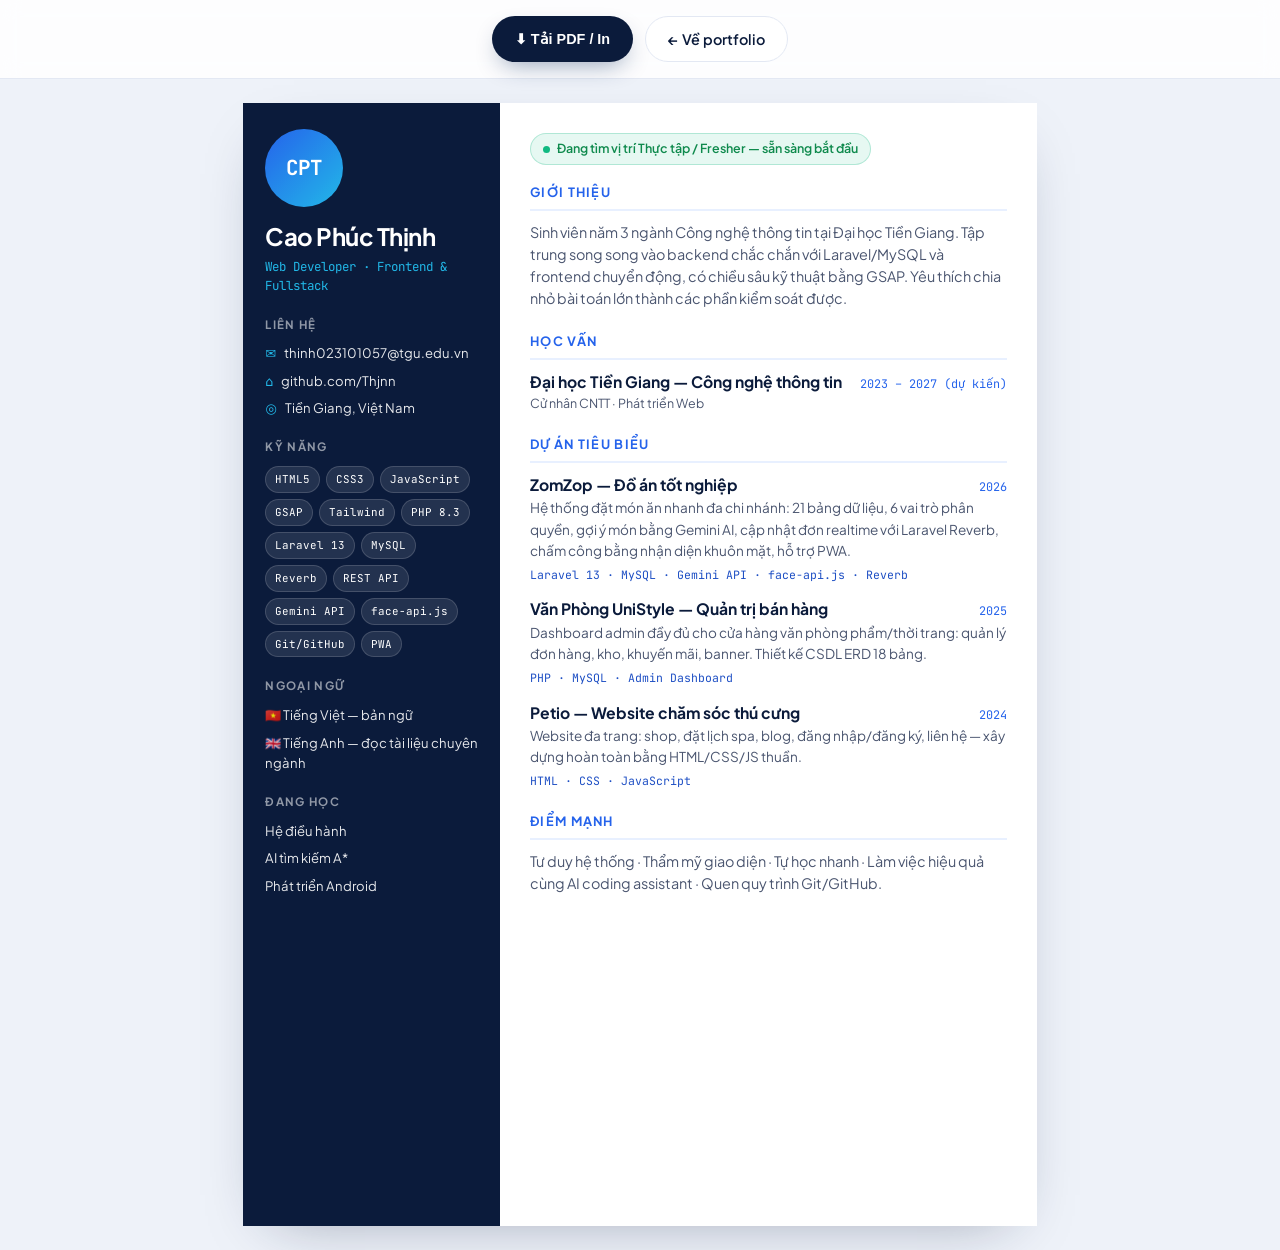
<file: cv.html>
<!doctype html>
<html lang="vi">
  <head>
    <meta charset="UTF-8" />
    <meta name="viewport" content="width=device-width, initial-scale=1.0" />
    <title>CV — Cao Phúc Thịnh</title>
    <link rel="preconnect" href="https://fonts.googleapis.com" />
    <link rel="preconnect" href="https://fonts.gstatic.com" crossorigin />
    <link
      href="https://fonts.googleapis.com/css2?family=Plus+Jakarta+Sans:wght@400;500;600;700;800&family=JetBrains+Mono:wght@400;500&display=swap"
      rel="stylesheet"
    />
    <style>
      :root {
        --navy: #0b1b3b;
        --blue-600: #2563eb;
        --blue-700: #1e4fc4;
        --blue-100: #e8f0ff;
        --cyan: #22b8e8;
        --ink: #101729;
        --ink-soft: #4b5670;
        --border: #e3e8f3;
        --font: "Plus Jakarta Sans", system-ui, sans-serif;
        --mono: "JetBrains Mono", monospace;
      }
      * {
        margin: 0;
        padding: 0;
        box-sizing: border-box;
      }
      body {
        font-family: var(--font);
        color: var(--ink);
        background: #eef2f9;
        line-height: 1.55;
        -webkit-font-smoothing: antialiased;
      }

      /* Toolbar (ẩn khi in) */
      .toolbar {
        position: sticky;
        top: 0;
        z-index: 10;
        display: flex;
        justify-content: center;
        gap: 12px;
        padding: 16px;
        background: rgba(255, 255, 255, 0.85);
        backdrop-filter: blur(10px);
        border-bottom: 1px solid var(--border);
      }
      .tbtn {
        display: inline-flex;
        align-items: center;
        gap: 8px;
        padding: 11px 22px;
        border-radius: 999px;
        font-weight: 600;
        font-size: 0.9rem;
        cursor: pointer;
        border: 1.5px solid transparent;
        text-decoration: none;
        transition: transform 0.25s, box-shadow 0.25s;
      }
      .tbtn-primary {
        background: var(--navy);
        color: #fff;
        box-shadow: 0 10px 24px -8px rgba(15, 42, 94, 0.45);
      }
      .tbtn-primary:hover {
        transform: translateY(-2px);
      }
      .tbtn-ghost {
        border-color: var(--border);
        color: var(--navy);
        background: #fff;
      }

      /* Trang A4 */
      .page {
        width: 210mm;
        min-height: 297mm;
        margin: 24px auto;
        background: #fff;
        display: grid;
        grid-template-columns: 68mm 1fr;
        box-shadow: 0 20px 60px -30px rgba(15, 27, 59, 0.4);
        overflow: hidden;
      }

      /* Sidebar */
      .side {
        background: var(--navy);
        color: #fff;
        padding: 26px 22px;
      }
      .side .avatar {
        width: 78px;
        height: 78px;
        border-radius: 50%;
        display: flex;
        align-items: center;
        justify-content: center;
        font-family: var(--mono);
        font-weight: 700;
        font-size: 1.3rem;
        background: linear-gradient(135deg, var(--blue-600), var(--cyan));
        margin-bottom: 16px;
      }
      .side h1 {
        font-size: 1.5rem;
        letter-spacing: -0.02em;
        line-height: 1.15;
      }
      .side .role {
        font-family: var(--mono);
        font-size: 0.78rem;
        color: var(--cyan);
        margin: 6px 0 18px;
      }
      .side-block {
        margin-top: 20px;
      }
      .side-block h2 {
        font-size: 0.72rem;
        text-transform: uppercase;
        letter-spacing: 0.12em;
        color: rgba(255, 255, 255, 0.55);
        margin-bottom: 10px;
      }
      .side-block a,
      .side-block p,
      .side-block li {
        font-size: 0.82rem;
        color: rgba(255, 255, 255, 0.9);
        text-decoration: none;
        word-break: break-word;
      }
      .contact-list li {
        display: flex;
        gap: 8px;
        margin-bottom: 8px;
      }
      .contact-list .ic {
        color: var(--cyan);
      }
      .chips {
        display: flex;
        flex-wrap: wrap;
        gap: 6px;
      }
      .chips span {
        font-family: var(--mono);
        font-size: 0.68rem;
        padding: 4px 9px;
        border-radius: 999px;
        background: rgba(255, 255, 255, 0.1);
        border: 1px solid rgba(255, 255, 255, 0.15);
      }
      .side-block ul {
        list-style: none;
      }
      .side-block ul li {
        margin-bottom: 7px;
      }

      /* Main */
      .main {
        padding: 30px 30px;
      }
      .status {
        display: inline-flex;
        align-items: center;
        gap: 7px;
        font-size: 0.78rem;
        font-weight: 600;
        color: #0f8a4d;
        background: rgba(16, 185, 129, 0.1);
        border: 1px solid rgba(16, 185, 129, 0.25);
        padding: 5px 12px;
        border-radius: 999px;
        margin-bottom: 18px;
      }
      .status i {
        width: 7px;
        height: 7px;
        border-radius: 50%;
        background: #10b981;
      }
      .main-block {
        margin-bottom: 22px;
      }
      .main-block > h2 {
        font-size: 0.8rem;
        text-transform: uppercase;
        letter-spacing: 0.1em;
        color: var(--blue-600);
        margin-bottom: 10px;
        padding-bottom: 6px;
        border-bottom: 2px solid var(--blue-100);
      }
      .summary {
        font-size: 0.9rem;
        color: var(--ink-soft);
      }
      .entry {
        margin-bottom: 14px;
      }
      .entry-head {
        display: flex;
        justify-content: space-between;
        align-items: baseline;
        gap: 12px;
      }
      .entry-head h3 {
        font-size: 0.98rem;
        color: var(--navy);
      }
      .entry-head .date {
        font-family: var(--mono);
        font-size: 0.74rem;
        color: var(--blue-600);
        white-space: nowrap;
      }
      .entry .meta {
        font-size: 0.78rem;
        color: var(--ink-soft);
        margin-bottom: 4px;
      }
      .entry p {
        font-size: 0.85rem;
        color: var(--ink-soft);
      }
      .entry .tags {
        margin-top: 5px;
        font-family: var(--mono);
        font-size: 0.72rem;
        color: var(--blue-700);
      }

      @media (max-width: 800px) {
        .page {
          width: 100%;
          grid-template-columns: 1fr;
          margin: 12px auto;
        }
      }

      /* IN / PDF */
      @media print {
        @page {
          size: A4;
          margin: 0;
        }
        body {
          background: #fff;
        }
        .toolbar {
          display: none;
        }
        .page {
          margin: 0;
          box-shadow: none;
          width: 210mm;
        }
        * {
          -webkit-print-color-adjust: exact;
          print-color-adjust: exact;
        }
      }
    </style>
  </head>
  <body>
    <div class="toolbar">
      <button class="tbtn tbtn-primary" onclick="window.print()">
        ⬇ Tải PDF / In
      </button>
      <a class="tbtn tbtn-ghost" href="index.html">← Về portfolio</a>
    </div>

    <div class="page">
      <!-- SIDEBAR -->
      <aside class="side">
        <div class="avatar">CPT</div>
        <h1>Cao Phúc Thịnh</h1>
        <p class="role">Web Developer · Frontend & Fullstack</p>

        <div class="side-block">
          <h2>Liên hệ</h2>
          <ul class="contact-list">
            <li><span class="ic">✉</span> thinh023101057@tgu.edu.vn</li>
            <li><span class="ic">⌂</span> github.com/Thjnn</li>
            <li><span class="ic">◎</span> Tiền Giang, Việt Nam</li>
          </ul>
        </div>

        <div class="side-block">
          <h2>Kỹ năng</h2>
          <div class="chips">
            <span>HTML5</span><span>CSS3</span><span>JavaScript</span>
            <span>GSAP</span><span>Tailwind</span><span>PHP 8.3</span>
            <span>Laravel 13</span><span>MySQL</span><span>Reverb</span>
            <span>REST API</span><span>Gemini API</span><span>face-api.js</span>
            <span>Git/GitHub</span><span>PWA</span>
          </div>
        </div>

        <div class="side-block">
          <h2>Ngoại ngữ</h2>
          <ul>
            <li>🇻🇳 Tiếng Việt — bản ngữ</li>
            <li>🇬🇧 Tiếng Anh — đọc tài liệu chuyên ngành</li>
          </ul>
        </div>

        <div class="side-block">
          <h2>Đang học</h2>
          <ul>
            <li>Hệ điều hành</li>
            <li>AI tìm kiếm A*</li>
            <li>Phát triển Android</li>
          </ul>
        </div>
      </aside>

      <!-- MAIN -->
      <main class="main">
        <span class="status"
          ><i></i> Đang tìm vị trí Thực tập / Fresher — sẵn sàng bắt đầu</span
        >

        <div class="main-block">
          <h2>Giới thiệu</h2>
          <p class="summary">
            Sinh viên năm 3 ngành Công nghệ thông tin tại Đại học Tiền Giang.
            Tập trung song song vào backend chắc chắn với Laravel/MySQL và
            frontend chuyển động, có chiều sâu kỹ thuật bằng GSAP. Yêu thích chia
            nhỏ bài toán lớn thành các phần kiểm soát được.
          </p>
        </div>

        <div class="main-block">
          <h2>Học vấn</h2>
          <div class="entry">
            <div class="entry-head">
              <h3>Đại học Tiền Giang — Công nghệ thông tin</h3>
              <span class="date">2023 – 2027 (dự kiến)</span>
            </div>
            <p class="meta">Cử nhân CNTT · Phát triển Web</p>
          </div>
        </div>

        <div class="main-block">
          <h2>Dự án tiêu biểu</h2>

          <div class="entry">
            <div class="entry-head">
              <h3>ZomZop — Đồ án tốt nghiệp</h3>
              <span class="date">2026</span>
            </div>
            <p>
              Hệ thống đặt món ăn nhanh đa chi nhánh: 21 bảng dữ liệu, 6 vai trò
              phân quyền, gợi ý món bằng Gemini AI, cập nhật đơn realtime với
              Laravel Reverb, chấm công bằng nhận diện khuôn mặt, hỗ trợ PWA.
            </p>
            <p class="tags">Laravel 13 · MySQL · Gemini API · face-api.js · Reverb</p>
          </div>

          <div class="entry">
            <div class="entry-head">
              <h3>Văn Phòng UniStyle — Quản trị bán hàng</h3>
              <span class="date">2025</span>
            </div>
            <p>
              Dashboard admin đầy đủ cho cửa hàng văn phòng phẩm/thời trang:
              quản lý đơn hàng, kho, khuyến mãi, banner. Thiết kế CSDL ERD 18
              bảng.
            </p>
            <p class="tags">PHP · MySQL · Admin Dashboard</p>
          </div>

          <div class="entry">
            <div class="entry-head">
              <h3>Petio — Website chăm sóc thú cưng</h3>
              <span class="date">2024</span>
            </div>
            <p>
              Website đa trang: shop, đặt lịch spa, blog, đăng nhập/đăng ký, liên
              hệ — xây dựng hoàn toàn bằng HTML/CSS/JS thuần.
            </p>
            <p class="tags">HTML · CSS · JavaScript</p>
          </div>
        </div>

        <div class="main-block">
          <h2>Điểm mạnh</h2>
          <p class="summary">
            Tư duy hệ thống · Thẩm mỹ giao diện · Tự học nhanh · Làm việc hiệu
            quả cùng AI coding assistant · Quen quy trình Git/GitHub.
          </p>
        </div>
      </main>
    </div>
  </body>
</html>
</file>
